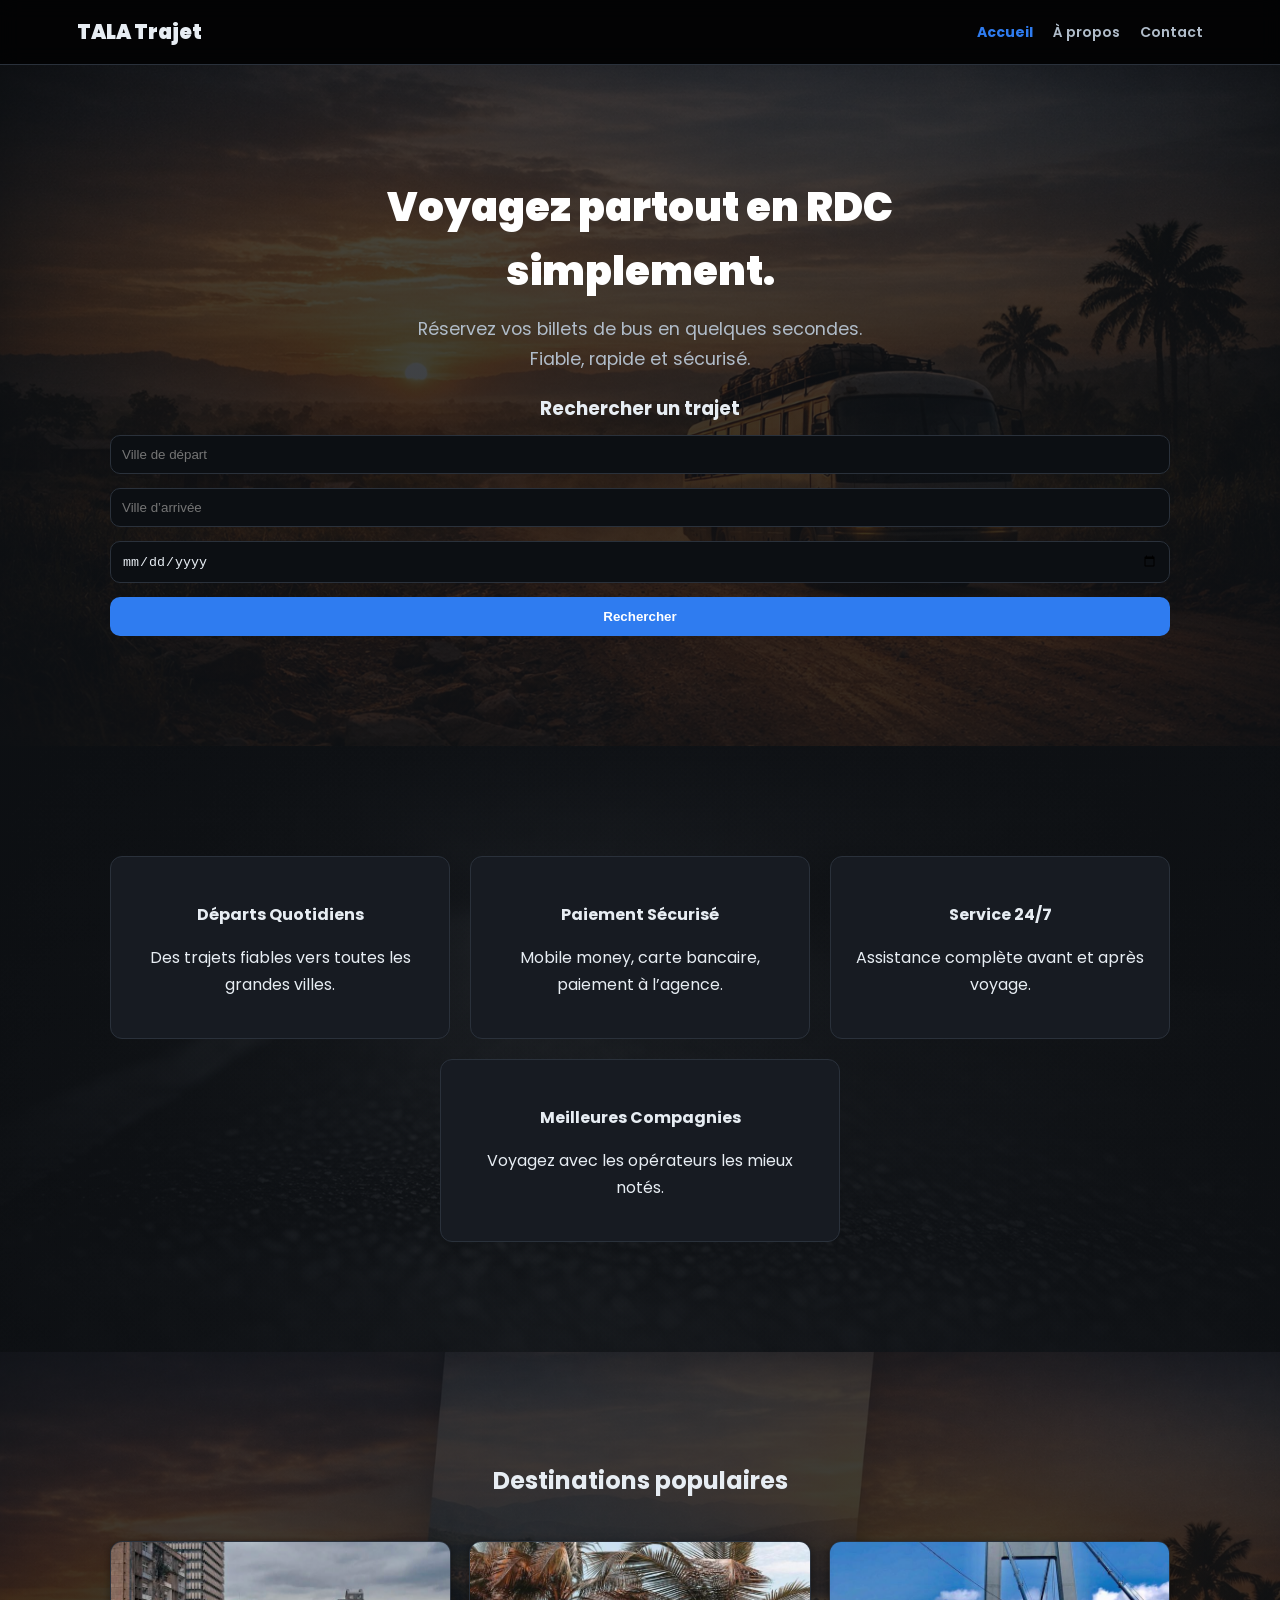
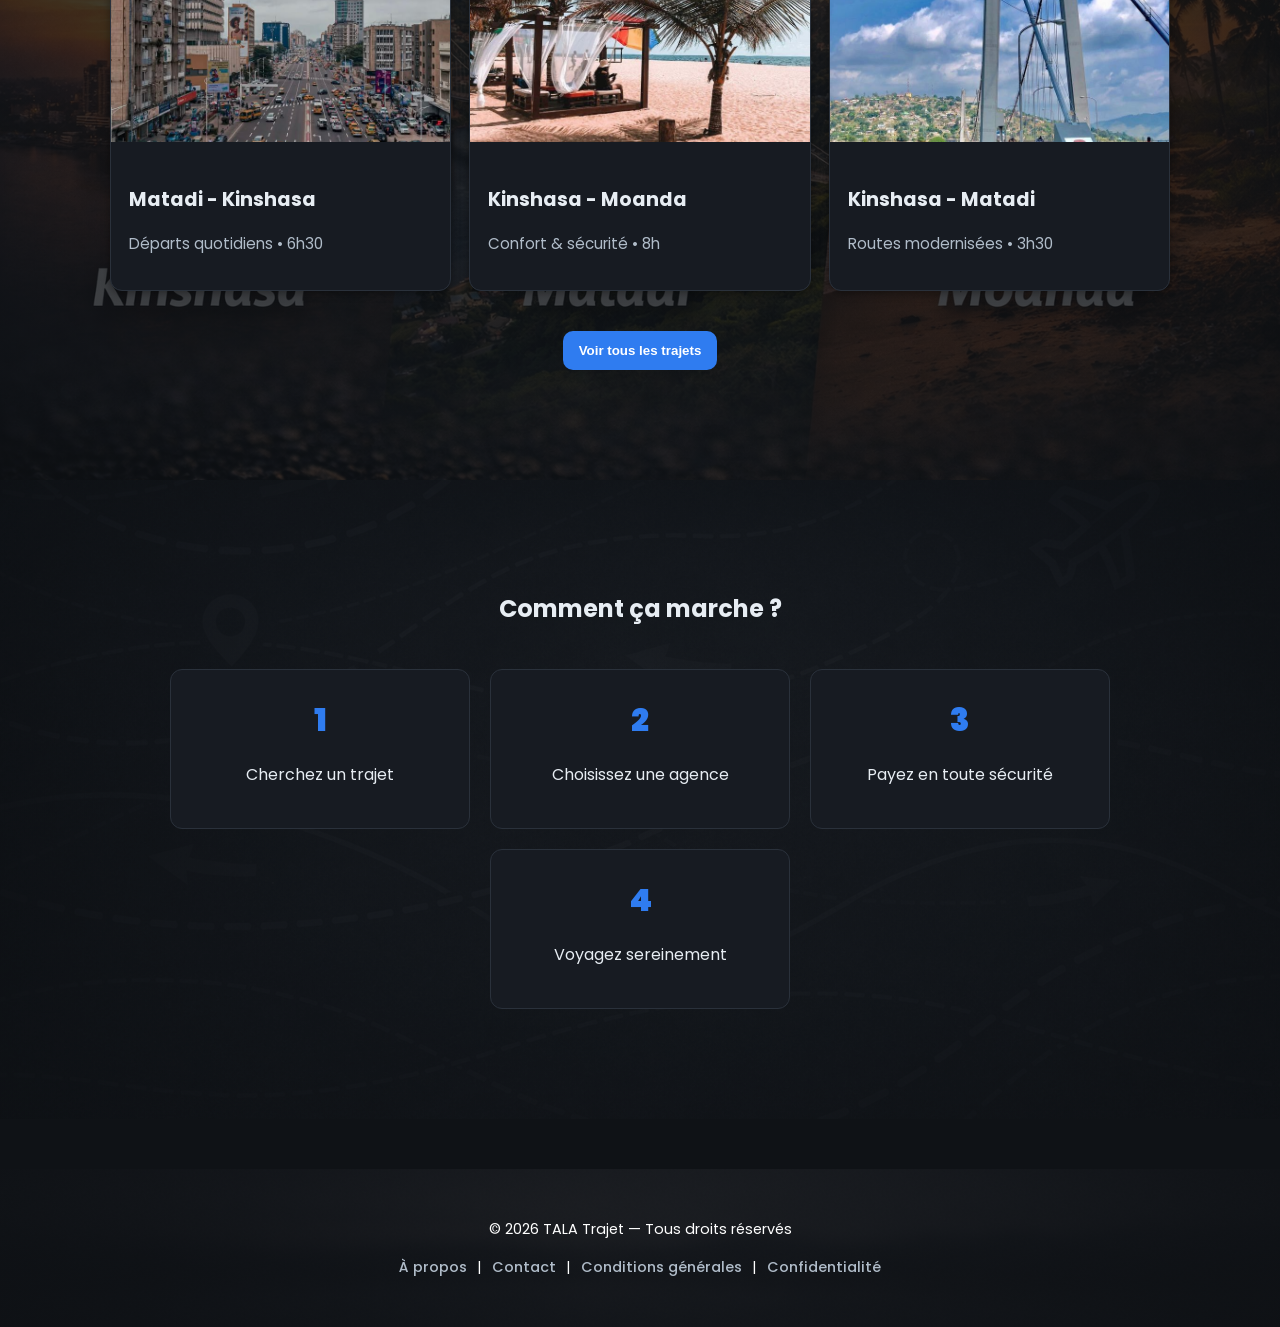
<file: index.html>
<!DOCTYPE html>
<html lang="fr">
<head>
  <meta charset="UTF-8">
  <meta name="viewport" content="width=device-width, initial-scale=1.0">

  <title>TALA Trajet — Réservation de Bus | RDC</title>

  <meta name="description" content="Réservez facilement vos billets de bus en RDC avec TALA Trajet. Voyagez entre Kinshasa, Matadi, Moanda et plusieurs villes.">

  <link href="https://fonts.googleapis.com/css2?family=Poppins:wght@400;600;700;900&display=swap" rel="stylesheet">
  <link rel="stylesheet" href="style.css">
</head>

<body>

<!-- HEADER -->
<header class="site-header">

  <div class="brand">TALA Trajet</div>

  <nav class="main-nav" id="navMenu">
    <a href="index.html" class="active">Accueil</a>
   
    <a href="about.html">À propos</a>
    <a href="contact.html">Contact</a>
  </nav>

  <button class="menu-btn" id="menuToggle" aria-label="Ouvrir le menu">☰</button>

</header>

<!-- MAIN -->
<main>

<!-- HERO -->
<section class="hero">

<div class="container hero-inner">

<div class="hero-left">

<h1 class="hero-title">
Voyagez partout en RDC<br>simplement.
</h1>

<p class="hero-sub">
Réservez vos billets de bus en quelques secondes.<br>
Fiable, rapide et sécurisé.
</p>

</div>

<div class="search-card">

<h3>Rechercher un trajet</h3>

<form id="searchForm" class="search-form" autocomplete="off">

<label for="fromCity" class="sr-only">Ville de départ</label>
<input type="text" id="fromCity" placeholder="Ville de départ" required>

<label for="toCity" class="sr-only">Ville d’arrivée</label>
<input type="text" id="toCity" placeholder="Ville d’arrivée" required>

<label for="departureDate" class="sr-only">Date de départ</label>
<input type="date" id="departureDate" required>

<button type="submit" class="btn-login">
Rechercher
</button>

</form>

</div>

</div>

</section>

<!-- FEATURES -->
<section class="features">

<div class="container grid">

<div class="feat">
<h4>Départs Quotidiens</h4>
<p>Des trajets fiables vers toutes les grandes villes.</p>
</div>

<div class="feat">
<h4>Paiement Sécurisé</h4>
<p>Mobile money, carte bancaire, paiement à l’agence.</p>
</div>

<div class="feat">
<h4>Service 24/7</h4>
<p>Assistance complète avant et après voyage.</p>
</div>

<div class="feat">
<h4>Meilleures Compagnies</h4>
<p>Voyagez avec les opérateurs les mieux notés.</p>
</div>

</div>

</section>

<!-- DESTINATIONS -->
<section class="destinations">

<div class="container">

<h2 style="text-align:center; margin-bottom:40px;">
Destinations populaires
</h2>

<div class="cards">

<div class="card">
<a href="results.html?from=Matadi&to=Kinshasa">
<img src="images/kinshasa.jpg" alt="Matadi - Kinshasa">
<div class="card-body">
<h4>Matadi - Kinshasa</h4>
<p>Départs quotidiens • 6h30</p>
</div>
</a>
</div>

<div class="card">
<a href="results.html?from=Kinshasa&to=Moanda">
<img src="images/moanda.jpg" alt="Kinshasa - Moanda">
<div class="card-body">
<h4>Kinshasa - Moanda</h4>
<p>Confort & sécurité • 8h</p>
</div>
</a>
</div>

<div class="card">
<a href="results.html?from=Kinshasa&to=Matadi">
<img src="images/matadi.jpg" alt="Kinshasa - Matadi">
<div class="card-body">
<h4>Kinshasa - Matadi</h4>
<p>Routes modernisées • 3h30</p>
</div>
</a>
</div>

</div>

<div style="text-align:center; margin-top:40px;">
<button class="btn-login"
onclick="window.location.href='results.html'">
Voir tous les trajets
</button>
</div>

</div>

</section>

<!-- HOW IT WORKS -->
<section class="how">

<div class="container">

<h2 style="text-align:center; margin-bottom:40px;">
Comment ça marche ?
</h2>

<div class="steps">

<div class="step">
<div class="num">1</div>
<p>Cherchez un trajet</p>
</div>

<div class="step">
<div class="num">2</div>
<p>Choisissez une agence</p>
</div>

<div class="step">
<div class="num">3</div>
<p>Payez en toute sécurité</p>
</div>

<div class="step">
<div class="num">4</div>
<p>Voyagez sereinement</p>
</div>

</div>

</div>

</section>

</main>

<!-- FOOTER -->
<footer>

<div class="container">

<p>© 2026 TALA Trajet — Tous droits réservés</p>

<nav>
<a href="about.html">À propos</a> |
<a href="contact.html">Contact</a> |
<a href="terms.html">Conditions générales</a> |
<a href="privacy.html">Confidentialité</a>
</nav>

</div>

</footer>

<!-- SCRIPT -->
<script>
// Menu mobile toggle
const menuToggle = document.getElementById("menuToggle");
const navMenu = document.getElementById("navMenu");

menuToggle.addEventListener("click", () => {
  navMenu.classList.toggle("open");
  menuToggle.textContent = navMenu.classList.contains("open") ? "✕" : "☰";
});

// Formulaire recherche trajet
const searchForm = document.getElementById("searchForm");

searchForm.addEventListener("submit", function(e){
  e.preventDefault();
  const from = document.getElementById("fromCity").value;
  const to = document.getElementById("toCity").value;
  const date = document.getElementById("departureDate").value;

  // Redirection vers la page results avec paramètres
  window.location.href = `results.html?from=${from}&to=${to}&date=${date}`;
});
</script>

</body>
</html>
</file>
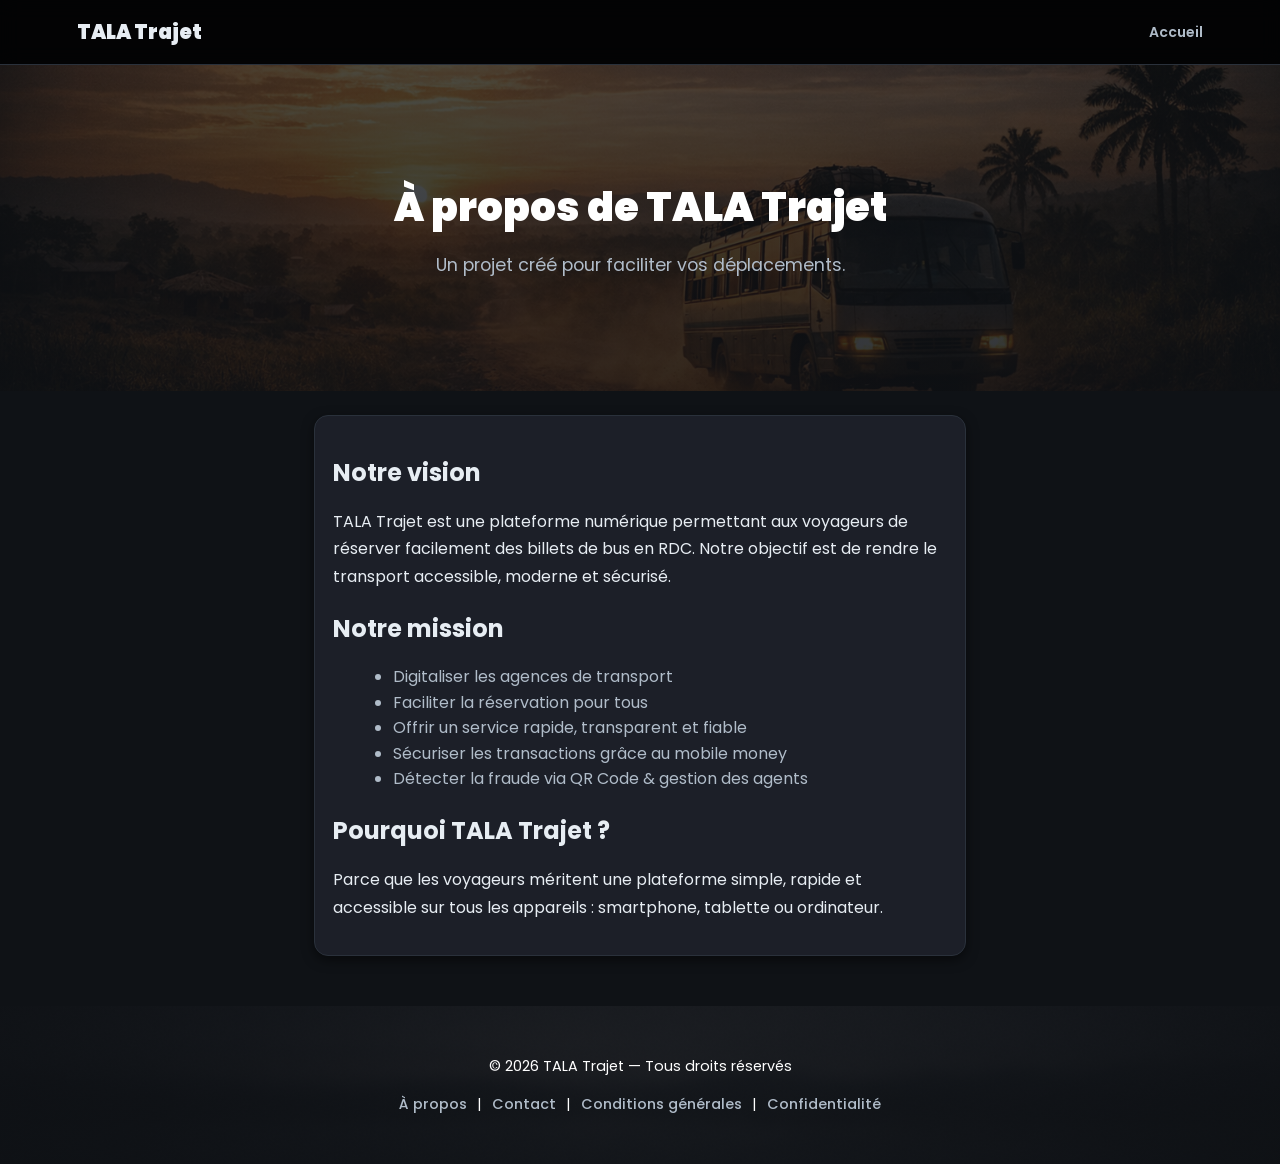
<file: about.html>
<!DOCTYPE html>
<html lang="fr">
<head>
  <meta charset="UTF-8">
  <meta name="viewport" content="width=device-width, initial-scale=1.0">
  <title>TALA Trajet — À propos</title>
  
  <link href="https://fonts.googleapis.com/css2?family=Poppins:wght@400;600;700;900&display=swap" rel="stylesheet">
  <link rel="stylesheet" href="style.css">
</head>
<body>
  
  <style>
  .conts {
      max-width: 700px;
      margin: 24px auto;
      padding: 0 24px;
    }
  </style>


<!-- HEADER -->
<header class="site-header">
  <!-- Logo à gauche -->
  <div class="brand">TALA Trajet</div>

  <!-- Navigation au centre -->
  <nav class="main-nav" id="navMenu">
    <a href="index.html">Accueil</a>
  </nav>

  <!-- Bouton menu à droite -->
  <button class="menu-btn" id="menuToggle" aria-label="Ouvrir le menu">☰</button>
</header>
  
  <!-- ================= HERO ================= -->


<!-- MAIN -->
<main>
  <section class="hero">
   
  <div class="container">
    <h1 class="hero-title">À propos de TALA Trajet</h1>
    <p class="hero-sub">Un projet créé pour faciliter vos déplacements.</p>
  </div>
</section>

  <section class="conts">
  <div class="cart">
    <h2>Notre vision</h2>
    <p>
      TALA Trajet est une plateforme numérique permettant aux voyageurs
      de réserver facilement des billets de bus en RDC.
      Notre objectif est de rendre le transport accessible, moderne et sécurisé.
    </p>

    <h2>Notre mission</h2>
    <ul style="color:var(--muted); margin-left:20px;">
      <li>Digitaliser les agences de transport</li>
      <li>Faciliter la réservation pour tous</li>
      <li>Offrir un service rapide, transparent et fiable</li>
      <li>Sécuriser les transactions grâce au mobile money</li>
      <li>Détecter la fraude via QR Code & gestion des agents</li>
    </ul>

    <h2>Pourquoi TALA Trajet ?</h2>
    <p>
      Parce que les voyageurs méritent une plateforme simple,
      rapide et accessible sur tous les appareils :
      smartphone, tablette ou ordinateur.
    </p>
  </div>

</main>

<!-- FOOTER -->
<footer>
  <div class="container">
    <p>© 2026 TALA Trajet — Tous droits réservés</p>
    <nav>
      <a href="about.html">À propos</a> | 
      <a href="contact.html">Contact</a> | 
      <a href="terms.html">Conditions générales</a> | 
      <a href="privacy.html">Confidentialité</a>
    </nav>
  </div>
</footer>

<!-- SCRIPT -->
<script>
document.addEventListener("DOMContentLoaded", () => {
  const menuBtn = document.getElementById("menuToggle");
  const navMenu = document.getElementById("navMenu");

  menuBtn.addEventListener("click", () => {
    navMenu.classList.toggle("open");
    menuBtn.textContent = navMenu.classList.contains("open") ? "✕" : "☰";
  });
});
</script>

</body>
</html>
</file>
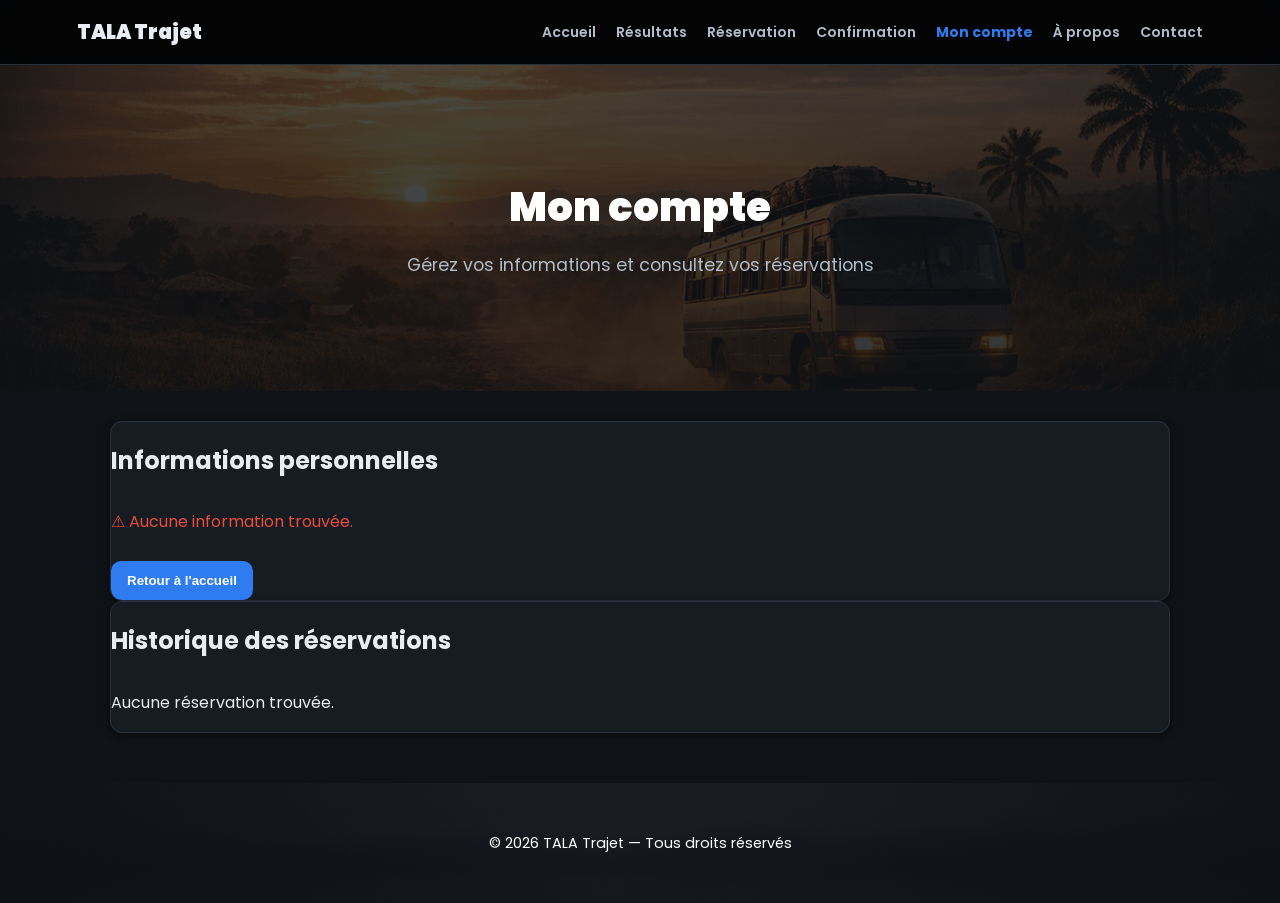
<file: account.html>
<!DOCTYPE html>
<html lang="fr">
<head>
  <meta charset="UTF-8">
  <meta name="viewport" content="width=device-width, initial-scale=1.0">
  <title>TALA Trajet — Mon compte</title>
  
  <link href="https://fonts.googleapis.com/css2?family=Poppins:wght@400;600;700;900&display=swap" rel="stylesheet">
  <link rel="stylesheet" href="style.css">
</head>
<body>

<!-- HEADER -->
<header class="site-header">
  <!-- Logo à gauche -->
  <div class="brand">TALA Trajet</div>

  <!-- Navigation au centre -->
  <nav class="main-nav" id="navMenu">
    <a href="index.html">Accueil</a>
    <a href="results.html">Résultats</a>
    <a href="booking.html">Réservation</a>
    <a href="confirmation.html">Confirmation</a>
    <a href="account.html" class="active">Mon compte</a>
    <a href="about.html">À propos</a>
    <a href="contact.html">Contact</a>
  </nav>

  <!-- Bouton menu à droite -->
  <button class="menu-btn" id="menuToggle" aria-label="Ouvrir le menu">☰</button>
</header>

<!-- MAIN -->
<main>
  <section class="hero">
    <div class="container">
      <h1 class="hero-title">Mon compte</h1>
      <p class="hero-sub">Gérez vos informations et consultez vos réservations</p>
    </div>
  </section>

  <section class="container">
    <!-- Infos personnelles -->
    <div class="card">
      <h2>Informations personnelles</h2>
      <div id="accountInfo"></div>
    </div>

    <!-- Historique des réservations -->
    <div class="card">
      <h2>Historique des réservations</h2>
      <div id="reservationHistory"></div>
    </div>
  </section>
</main>

<!-- FOOTER -->
<footer>
  <div class="container">
    <p>© 2026 TALA Trajet — Tous droits réservés</p>
  </div>
</footer>

<!-- SCRIPT -->
<script>
document.addEventListener("DOMContentLoaded", () => {
  const accountInfo = document.getElementById("accountInfo");
  const reservationHistory = document.getElementById("reservationHistory");

  // Exemple de récupération depuis localStorage
  const userInfo = JSON.parse(localStorage.getItem("userInfo"));
  const reservations = JSON.parse(localStorage.getItem("reservations")) || [];

  // Affichage infos personnelles
  if (userInfo) {
    accountInfo.innerHTML = `
      <p><strong>Nom :</strong> ${userInfo.name || "Non renseigné"}</p>
      <p><strong>Email :</strong> ${userInfo.email || "Non renseigné"}</p>
      <p><strong>Téléphone :</strong> ${userInfo.phone || "Non renseigné"}</p>
    `;
  } else {
    accountInfo.innerHTML = `
      <p style="color:#e74c3c;">⚠ Aucune information trouvée.</p>
      <button onclick="window.location.href='index.html'" class="btn-login" style="margin-top:10px;">
        Retour à l'accueil
      </button>
    `;
  }

  // Affichage historique des réservations
  if (reservations.length > 0) {
    reservationHistory.innerHTML = "<ul>" + reservations.map(r => `
      <li class="history-item ${r.status}">
        <strong>${r.date}</strong> — Réservation #${r.id} (${r.status})
      </li>
    `).join("") + "</ul>";
  } else {
    reservationHistory.innerHTML = "<p>Aucune réservation trouvée.</p>";
  }
});

// Script menu mobile
document.addEventListener("DOMContentLoaded", () => {
  const menuBtn = document.getElementById("menuToggle");
  const navMenu = document.getElementById("navMenu");

  menuBtn.addEventListener("click", () => {
    navMenu.classList.toggle("open");
  });
});
</script>

</body>
</html>
</file>
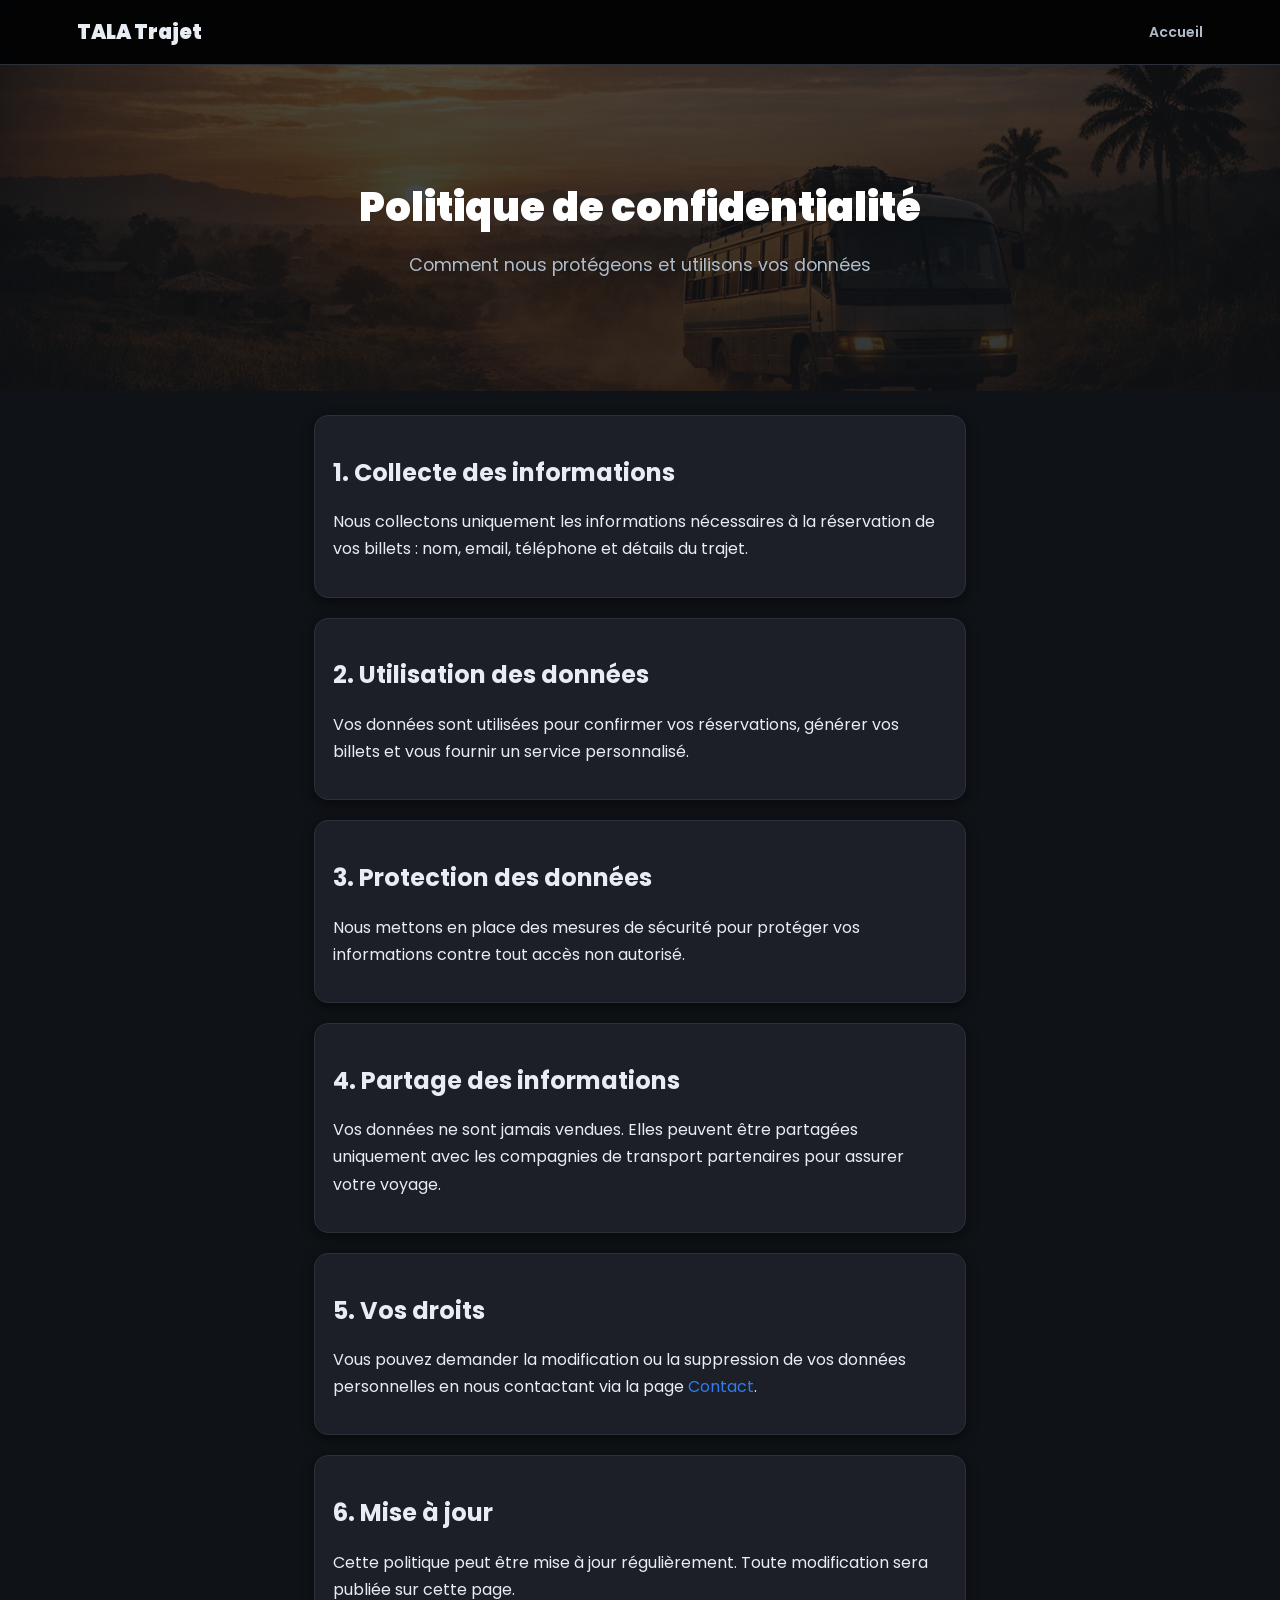
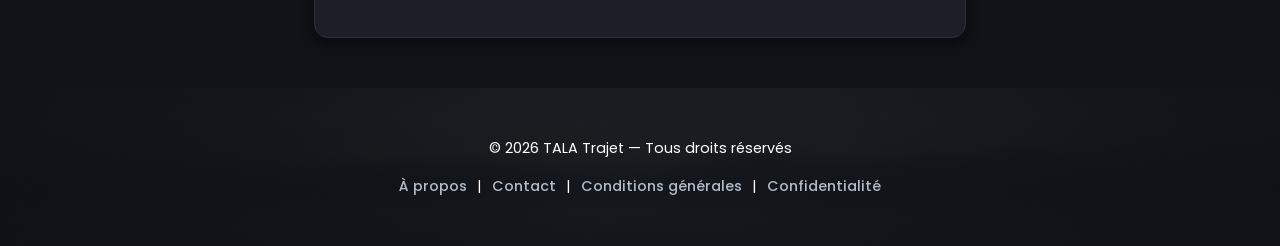
<file: privacy.html>
<!DOCTYPE html>
<html lang="fr">
<head>
  <meta charset="UTF-8">
  <meta name="viewport" content="width=device-width, initial-scale=1.0">
  <title>TALA Trajet — Politique de confidentialité</title>
  
  <link href="https://fonts.googleapis.com/css2?family=Poppins:wght@400;600;700;900&display=swap" rel="stylesheet">
  <link rel="stylesheet" href="style.css">
</head>
<body>
  
  <style>
  .conts {
      max-width: 700px;
      margin: 24px auto;
      padding: 0 24px;
    }
  </style>

<!-- HEADER -->
<header class="site-header">
  <!-- Logo à gauche -->
  <div class="brand">TALA Trajet</div>

  <!-- Navigation au centre -->
  <nav class="main-nav" id="navMenu">
    <a href="index.html">Accueil</a>
     </nav>

  <!-- Bouton menu à droite -->
  <button class="menu-btn" id="menuToggle" aria-label="Ouvrir le menu">☰</button>
</header>

<!-- MAIN -->
<main>
  <section class="hero">
    <div class="container">
      <h1 class="hero-title">Politique de confidentialité</h1>
      <p class="hero-sub">Comment nous protégeons et utilisons vos données</p>
    </div>
  </section>

  <section class="conts">
    <div class="cart">
      <h2>1. Collecte des informations</h2>
      <p>
        Nous collectons uniquement les informations nécessaires à la réservation de vos billets : nom, email, téléphone et détails du trajet.
      </p>
    </div>

    <div class="cart">
      <h2>2. Utilisation des données</h2>
      <p>
        Vos données sont utilisées pour confirmer vos réservations, générer vos billets et vous fournir un service personnalisé.
      </p>
    </div>

    <div class="cart">
      <h2>3. Protection des données</h2>
      <p>
        Nous mettons en place des mesures de sécurité pour protéger vos informations contre tout accès non autorisé.
      </p>
    </div>

    <div class="cart">
      <h2>4. Partage des informations</h2>
      <p>
        Vos données ne sont jamais vendues. Elles peuvent être partagées uniquement avec les compagnies de transport partenaires pour assurer votre voyage.
      </p>
    </div>

    <div class="cart">
      <h2>5. Vos droits</h2>
      <p>
        Vous pouvez demander la modification ou la suppression de vos données personnelles en nous contactant via la page <a href="contact.html">Contact</a>.
      </p>
    </div>

    <div class="cart">
      <h2>6. Mise à jour</h2>
      <p>
        Cette politique peut être mise à jour régulièrement. Toute modification sera publiée sur cette page.
      </p>
    </div>
  </section>
</main>

<!-- FOOTER -->
<footer>
  <div class="container">
    <p>© 2026 TALA Trajet — Tous droits réservés</p>
    <nav>
      <a href="about.html">À propos</a> | 
      <a href="contact.html">Contact</a> | 
      <a href="terms.html">Conditions générales</a> | 
      <a href="privacy.html">Confidentialité</a>
    </nav>
  </div>
</footer>

<!-- SCRIPT -->
<script>
document.addEventListener("DOMContentLoaded", () => {
  const menuBtn = document.getElementById("menuToggle");
  const navMenu = document.getElementById("navMenu");

  menuBtn.addEventListener("click", () => {
    navMenu.classList.toggle("open");
    menuBtn.textContent = navMenu.classList.contains("open") ? "✕" : "☰";
  });
});
</script>

</body>
</html>
</file>
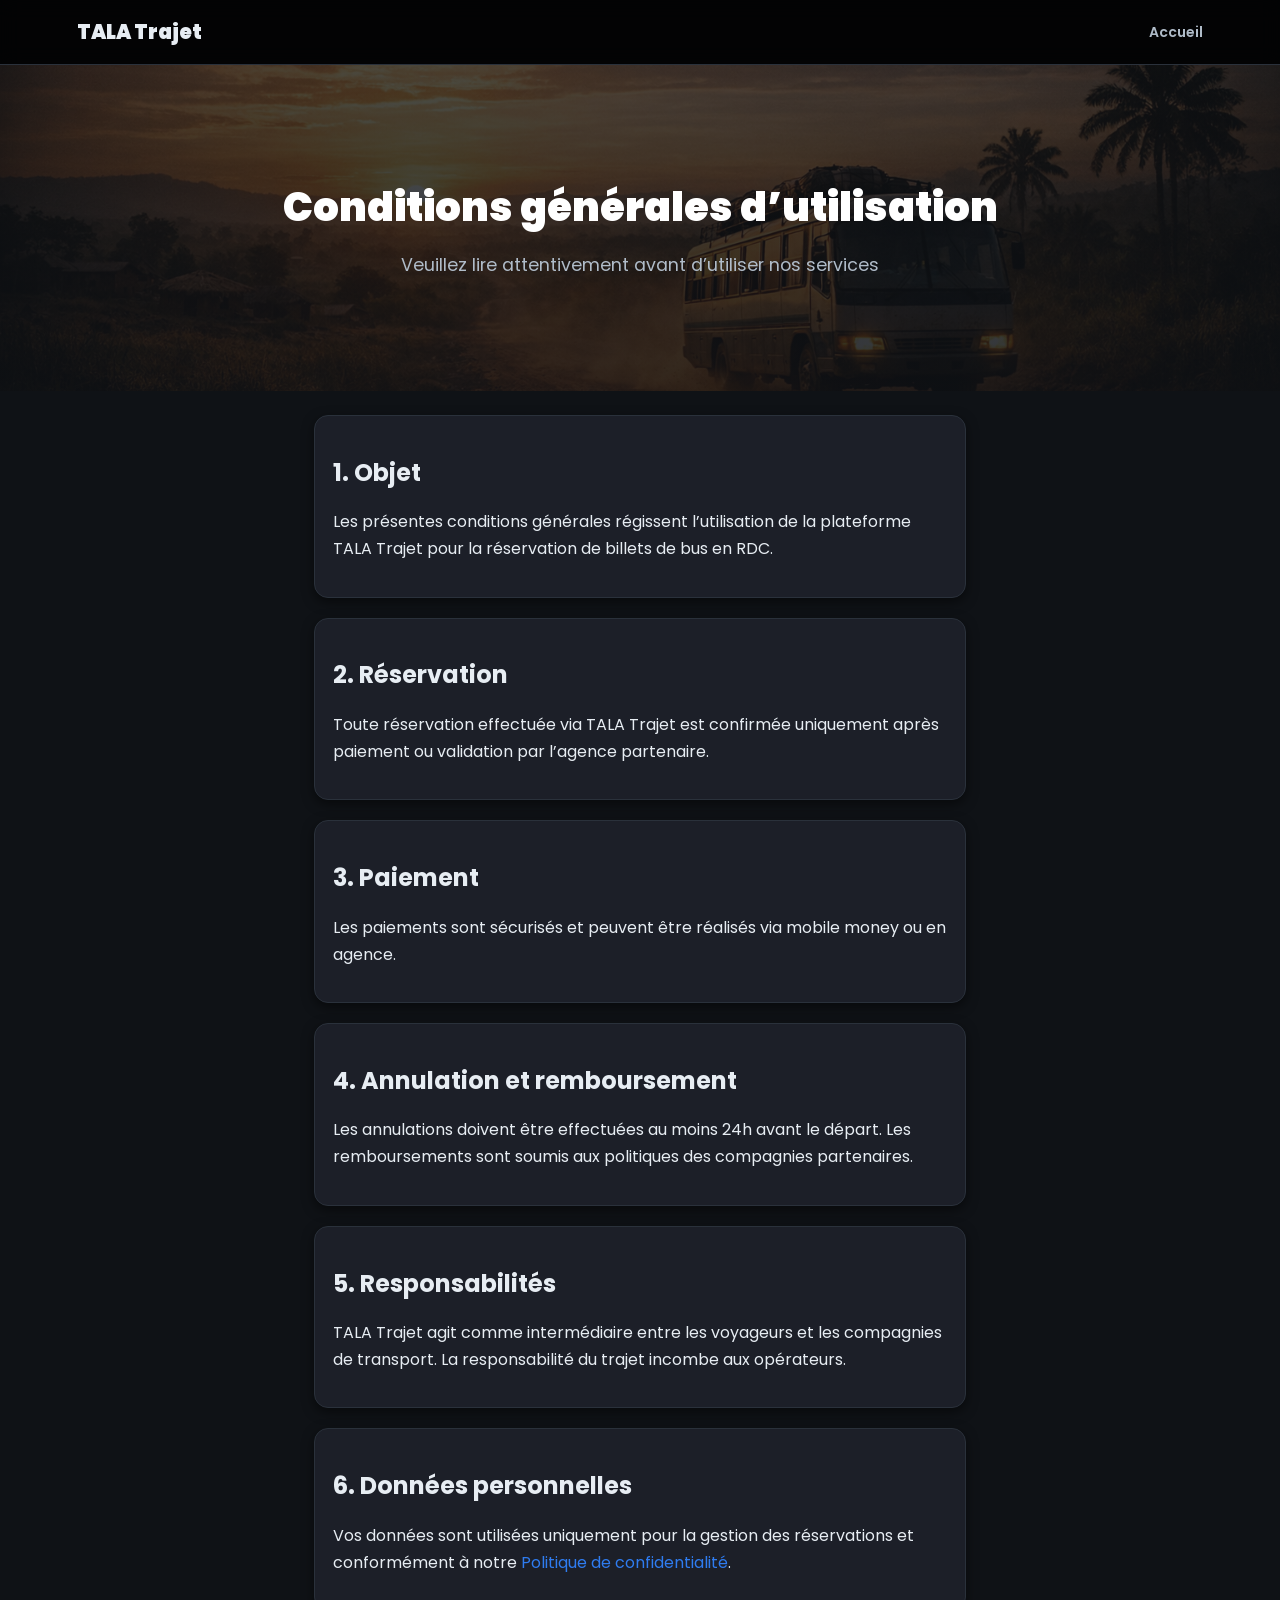
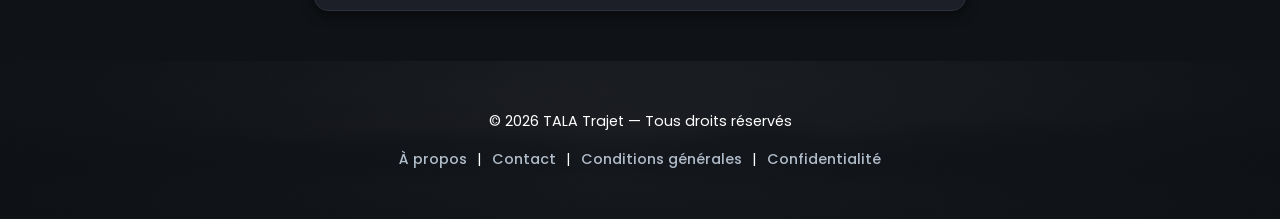
<file: terms.html>
<!DOCTYPE html>
<html lang="fr">
<head>
  <meta charset="UTF-8">
  <meta name="viewport" content="width=device-width, initial-scale=1.0">
  <title>TALA Trajet — Conditions générales</title>
  
  <link href="https://fonts.googleapis.com/css2?family=Poppins:wght@400;600;700;900&display=swap" rel="stylesheet">
  <link rel="stylesheet" href="style.css">
</head>
<body>
  
  <style>
  .conts {
      max-width: 700px;
      margin: 24px auto;
      padding: 0 24px;
    }
  </style>

<!-- HEADER -->
<header class="site-header">
  <!-- Logo à gauche -->
  <div class="brand">TALA Trajet</div>

  <!-- Navigation au centre -->
  <nav class="main-nav" id="navMenu">
    <a href="index.html">Accueil</a>
    </nav>

  <!-- Bouton menu à droite -->
  <button class="menu-btn" id="menuToggle" aria-label="Ouvrir le menu">☰</button>
</header>

<!-- MAIN -->
<main>
  <section class="hero">
    <div class="container">
      <h1 class="hero-title">Conditions générales d’utilisation</h1>
      <p class="hero-sub">Veuillez lire attentivement avant d’utiliser nos services</p>
    </div>
  </section>

  <section class="conts">
    <div class="cart">
      <h2>1. Objet</h2>
      <p>
        Les présentes conditions générales régissent l’utilisation de la plateforme TALA Trajet pour la réservation de billets de bus en RDC.
      </p>
    </div>

    <div class="cart">
      <h2>2. Réservation</h2>
      <p>
        Toute réservation effectuée via TALA Trajet est confirmée uniquement après paiement ou validation par l’agence partenaire.
      </p>
    </div>

    <div class="cart">
      <h2>3. Paiement</h2>
      <p>
        Les paiements sont sécurisés et peuvent être réalisés via mobile money ou en agence.
      </p>
    </div>

    <div class="cart">
      <h2>4. Annulation et remboursement</h2>
      <p>
        Les annulations doivent être effectuées au moins 24h avant le départ. Les remboursements sont soumis aux politiques des compagnies partenaires.
      </p>
    </div>

    <div class="cart">
      <h2>5. Responsabilités</h2>
      <p>
        TALA Trajet agit comme intermédiaire entre les voyageurs et les compagnies de transport. La responsabilité du trajet incombe aux opérateurs.
      </p>
    </div>

    <div class="cart">
      <h2>6. Données personnelles</h2>
      <p>
        Vos données sont utilisées uniquement pour la gestion des réservations et conformément à notre <a href="privacy.html">Politique de confidentialité</a>.
      </p>
    </div>
  </section>
</main>

<!-- FOOTER -->
<footer>
  <div class="container">
    <p>© 2026 TALA Trajet — Tous droits réservés</p>
    <nav>
      <a href="about.html">À propos</a> | 
      <a href="contact.html">Contact</a> | 
      <a href="terms.html">Conditions générales</a> | 
      <a href="privacy.html">Confidentialité</a>
    </nav>
  </div>
</footer>

<!-- SCRIPT -->
<script>
document.addEventListener("DOMContentLoaded", () => {
  const menuBtn = document.getElementById("menuToggle");
  const navMenu = document.getElementById("navMenu");

  menuBtn.addEventListener("click", () => {
    navMenu.classList.toggle("open");
    menuBtn.textContent = navMenu.classList.contains("open") ? "✕" : "☰";
  });
});
</script>

</body>
</html>
</file>
<file: style.css>
/* =====================================================
VARIABLES GLOBALES (THEME)
===================================================== */
:root {
  --bg: #0f1216;
  --card: #171b22;
  --card-dark: #1c1f28;

  --border: #2a313b;
  --input-border: #2a313b;

  --primary: #2f7cf0;
  --primary-dark: #1d5fc7;
  --accent: #2f7cf0;

  --success: #27ae60;

  --text: #e7edf3;
  --muted: #b0bcc9;

  --radius: 12px;
  --shadow: 0 2px 8px rgba(0,0,0,0.4);
  --transition: 0.25s ease;
}

/* =====================================================
RESET + BASE
===================================================== */
*,
*::before,
*::after {
  box-sizing: border-box;
}

html, body {
  margin: 0;
  padding: 0;
  max-width: 100%;
  overflow-x: hidden;
}

body {
  font-family: "Poppins", system-ui, sans-serif;
  background: var(--bg);
  color: var(--text);
  line-height: 1.6;
}

img {
  max-width: 100%;
  display: block;
}

/* =====================================================
TYPOGRAPHIE
===================================================== */
h1, h2, h3, h4 {
  font-weight: 700;
  margin-bottom: 12px;
}

p{
  line-height: 1.7;
}

a {
  color: var(--primary);
  text-decoration: none;
}

a:hover {
  text-decoration: underline;
}

/* =====================================================
HEADER
===================================================== */
.site-header {
  position: sticky;
  top: 0;
  width: 100%;
  display: flex;
  align-items: center;
  justify-content: space-between;
  padding: 16px 6%;
  background: rgba(0,0,0,0.8);
  backdrop-filter: blur(10px);
  border-bottom: 1px solid var(--border);
  z-index: 100;
}

.brand {
  font-weight: 900;
  font-size: 20px;
}

.main-nav {
  display: flex;
  gap: 20px;
  align-items: center;
}

.main-nav a {
  color: var(--muted);
  font-weight: 600;
  font-size: 14px;
}

.main-nav a.active {
  color: var(--accent);
  font-weight: 700;
}

.main-nav a:hover {
  color: #fff;
}

.btn-login,
.btn-profile,
.btn-logout {
  background: var(--accent);
  padding: 8px 16px;
  border-radius: 8px;
  font-weight: 700;
  transition: all var(--transition);
}

.menu-btn {
  display: none;
  background: none;
  border: 0;
  color: #fff;
  font-size: 24px;
  cursor: pointer;
}

/* =====================================================
NAVIGATION MOBILE
===================================================== */
@media (max-width: 768px) {
  .menu-btn {
    display: block;
  }

  .main-nav {
    position: absolute;
    top: 65px;
    right: 20px;
    width: 220px;
    flex-direction: column;
    gap: 14px;
    background: var(--card);
    padding: 14px;
    border-radius: var(--radius);
    opacity: 0;
    pointer-events: none;
    transform: translateY(-10px);
    transition: all var(--transition);
    box-shadow: var(--shadow);
  }

  .main-nav.open {
    opacity: 1;
    pointer-events: auto;
    transform: translateY(0);
  }
}

/* =====================================================
HERO SECTION
===================================================== */
.hero {
  padding: 80px 20px;
  text-align: center;

  /* =========================
     ARRIÈRE-PLAN HERO
     Change l'image ici pour ta photo principale
  ========================= */
  background:
    linear-gradient(rgba(15,18,22,0.75), rgba(15,18,22,0.85)),
    url("images/bus_1.jpeg") center/cover no-repeat; /* <-- METTRE TON IMAGE */
}

.hero-title {
  font-size: clamp(1.6rem, 4vw, 2.5rem);
  font-weight: 900;
  max-width: 720px;
  margin: auto;
  color: white;
}

.hero-sub {
  font-size: clamp(0.95rem, 2.5vw, 1.1rem);
  color: var(--muted);
  margin-top: 12px;
  max-width: 620px;
  margin-left: auto;
  margin-right: auto;
}

/* =====================================================
CONTAINER
===================================================== */
.container {
  max-width: 1100px;
  margin: 30px auto;
  padding: 0 20px;
}

@media (min-width: 1400px) {
  .container {
    max-width: 1300px;
  }
}

@media (min-width: 1800px) {
  .container {
    max-width: 1500px;
  }
}

/* =====================================================
CARDS GRID
===================================================== */
.cards {
  display: grid;
  grid-template-columns: repeat(auto-fit, minmax(260px, 1fr));
  gap: 18px;
}

/* =====================================================
CARD
===================================================== */
.card {
  background: var(--card);
  border: 1px solid var(--border);
  border-radius: var(--radius);
  overflow: hidden;
  box-shadow: var(--shadow);
  transition: transform var(--transition), box-shadow var(--transition);
  display: flex;
  flex-direction: column;
}

.card:hover {
  transform: translateY(-8px);
  box-shadow: 0 14px 30px rgba(0,0,0,0.6);
}

.card a {
  display: flex;
  flex-direction: column;
  height: 100%;
  color: inherit;
}

.card img {
  width: 100%;
  height: 200px;
  object-fit: cover;
  transition: transform 0.3s ease;
}

.card:hover img {
  transform: scale(1.05);
}

.card-body {
  padding: 18px;
  flex-grow: 1;
}

.card-body h4 {
  font-size: clamp(1rem, 2.8vw, 1.2rem);
}

.card-body p {
  font-size: clamp(0.85rem, 2.5vw, 0.95rem);
  color: var(--muted);
}

/* =====================================================
FORMULAIRES
===================================================== */
.search-form {
  display: flex;
  flex-direction: column;
  gap: 14px;
}

input,
select,
textarea {
  width: 100%;
  padding: 11px;
  border-radius: 10px;
  background: #0c0f13;
  border: 1px solid var(--input-border);
  color: var(--text);
}

textarea {
  resize: vertical;
}

/* =====================================================
BOUTONS
===================================================== */
button,
.btn-login {
  padding: 12px 16px;
  border-radius: 10px;
  border: none;
  cursor: pointer;
  background: var(--primary);
  color: white;
  font-weight: 700;
  transition: all var(--transition);
}

button:hover,
.btn-login:hover {
  background: var(--primary-dark);
  transform: translateY(-2px);
  box-shadow: 0 6px 15px rgba(0,0,0,0.5);
}

button:active {
  transform: scale(0.97);
}

button:focus-visible {
  outline: 2px solid white;
  outline-offset: 3px;
}

/* =====================================================
FEATURES SECTION
===================================================== */
.features {
  padding: 80px 6%;

  /* =========================
     ARRIÈRE-PLAN FEATURES
     Mets ici une image subtile ou motif
  ========================= */
  background:
    linear-gradient(rgba(15,18,22,0.85), rgba(15,18,22,0.85)),
    url("images/features.jpeg") center/cover no-repeat; /* <-- METTRE TON IMAGE */
}

/* Grille des features */
.grid {
  display: flex;
  flex-wrap: wrap;
  gap: 20px;
  justify-content: center;
}

.feat {
  flex: 1;
  min-width: 280px;
  max-width: 400px;
  background: var(--card);
  border: 1px solid var(--border);
  border-radius: 12px;
  padding: 24px;
  text-align: center;
  transition: transform var(--transition), box-shadow var(--transition);
}

.feat:hover {
  transform: translateY(-5px);
  box-shadow: 0 10px 20px rgba(0,0,0,0.4);
}

/* =====================================================
DESTINATIONS SECTION
===================================================== */
.destinations {
  padding: 80px 6%;

  /* =========================
     ARRIÈRE-PLAN DESTINATIONS
     Mets ici une image discrète de fond
  ========================= */
  background:
    linear-gradient(rgba(15,18,22,0.8), rgba(15,18,22,0.8)),
    url("images/villes.jpeg") center/cover no-repeat; /* <-- METTRE TON IMAGE */
}

/* =====================================================
HOW IT WORKS SECTION
===================================================== */
.how {
  padding: 80px 6%;

  /* =========================
     ARRIÈRE-PLAN HOW IT WORKS
     Mets ici une image ou motif subtil
  ========================= */
  background:
    linear-gradient(rgba(15,18,22,0.85), rgba(15,18,22,0.85)),
    url("images/How_it_works.jpeg") center/cover no-repeat; /* <-- METTRE TON IMAGE */
}

.steps {
  display: flex;
  flex-wrap: wrap;
  gap: 20px;
  justify-content: center;
}

.step {
  flex: 1;
  min-width: 280px;
  max-width: 300px;
  background: var(--card);
  border: 1px solid var(--border);
  border-radius: 12px;
  padding: 24px;
  text-align: center;
  transition: transform var(--transition), box-shadow var(--transition);
}

.step:hover {
  transform: translateY(-5px);
  box-shadow: 0 10px 20px rgba(0,0,0,0.4);
}

.num {
  font-size: 2rem;
  font-weight: 900;
  margin-bottom: 12px;
  color: var(--primary);
}

/* =====================================================
HISTORIQUE STATUT
===================================================== */
.history-item.paid {
  color: var(--success);
}

.history-item.pending {
  color: #f7e3c6;
}

.history-item.cancelled {
  color: #f7c6c6;
}

/* =====================================================
FOOTER
===================================================== */
footer {
  margin-top: 50px;
  padding: 18px;
  text-align: center;
  background: #111;

  /* =========================
     ARRIÈRE-PLAN FOOTER
     Tu peux mettre une image très subtile ici
  ========================= */
  background:
    linear-gradient(rgba(15,18,22,0.9), rgba(15,18,22,0.9)),
    url("images/footer.jpeg") center/cover no-repeat; /* <-- METTRE TON IMAGE */
    
  color: white;
  font-size: 0.9rem;
}

footer nav a {
  margin: 0 6px;
  color: var(--muted);
  font-weight: 500;
}

footer nav a:hover {
  color: var(--primary);
}

/* =====================================================
ACCESSIBILITÉ
===================================================== */
.sr-only {
  position: absolute;
  width: 1px;
  height: 1px;
  overflow: hidden;
  clip: rect(0,0,0,0);
}

/* =====================================================
CONT / CART
===================================================== */
.cont {
  max-width: 700px;
  margin: 24px auto;
  padding: 0 24px;
}

.cart {
  background: var(--card-dark);
  border: 1px solid var(--input-border);
  border-radius: 14px;
  padding: 18px;
  margin-bottom: 20px;
  box-shadow: 0 4px 12px rgba(0,0,0,0.5);
}

/* =====================================================
RESPONSIVE MINOR ADJUSTS
===================================================== */
@media (max-width: 480px) {
  .card img {
    height: 150px;
  }
  
  .feat, .step {
    padding: 16px;
  }
}
</file>
